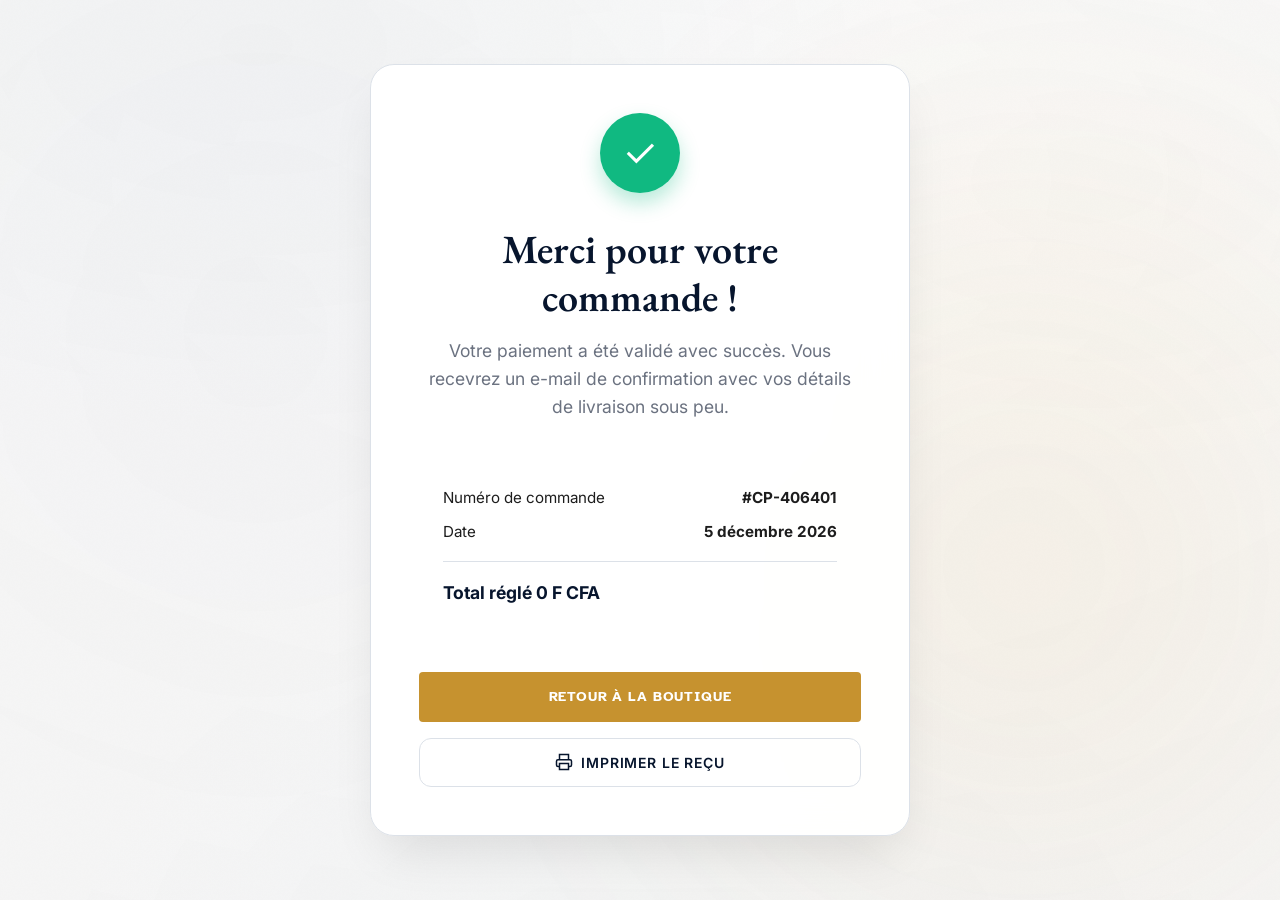
<file: success.html>
<!DOCTYPE html>
<html lang="fr">
<head>
  <meta charset="UTF-8" />
  <meta name="viewport" content="width=device-width, initial-scale=1.0" />
  <title>Commande Réussie — CERAP Éditions</title>
  <link rel="preconnect" href="https://fonts.googleapis.com" />
  <link
    href="https://fonts.googleapis.com/css2?family=EB+Garamond:ital,wght@0,400;0,500;0,600;0,700;0,800;1,400;1,500&family=Inter:wght@300;400;500;600;700&family=Atkinson+Hyperlegible:wght@400;700&display=swap"
    rel="stylesheet"
  />
    <link rel="icon" type="image/png" href="./assets/images/logo-uja.png" />
  <link rel="stylesheet" href="./assets/css/style.css" />
  <style>
    :root {
      --success: #10b981;
    }
    
    .success-page {
      min-height: 100vh;
      display: flex;
      align-items: center;
      justify-content: center;
      padding: 2rem;
      position: relative;
      overflow: hidden;
    }

    .success-card {
      background: rgba(255, 255, 255, 0.95);
      backdrop-filter: blur(20px);
      border: 1px solid var(--border);
      border-radius: 24px;
      padding: 3rem;
      max-width: 540px;
      width: 100%;
      text-align: center;
      box-shadow: 0 25px 50px -12px rgba(0, 0, 0, 0.1);
      z-index: 10;
      animation: slideUp 0.8s cubic-bezier(0.16, 1, 0.3, 1);
    }

    @keyframes slideUp {
      from { opacity: 0; transform: translateY(30px); }
      to { opacity: 1; transform: translateY(0); }
    }

    .success-icon {
      width: 80px;
      height: 80px;
      background: var(--success);
      color: white;
      border-radius: 50%;
      display: flex;
      align-items: center;
      justify-content: center;
      font-size: 40px;
      margin: 0 auto 2rem;
      box-shadow: 0 10px 20px rgba(16, 185, 129, 0.3);
      animation: scaleIn 0.5s cubic-bezier(0.34, 1.56, 0.64, 1) 0.3s both;
    }

    @keyframes scaleIn {
      from { transform: scale(0); }
      to { transform: scale(1); }
    }

    .success-title {
      font-family: 'EB Garamond', serif;
      font-size: 2.5rem;
      color: var(--deep);
      margin-bottom: 1rem;
    }

    .success-text {
      color: var(--muted);
      font-size: 1.1rem;
      line-height: 1.6;
      margin-bottom: 2.5rem;
    }

    .order-summary {
      background: var(--bg-soft);
      border-radius: 16px;
      padding: 1.5rem;
      margin-bottom: 2.5rem;
      text-align: left;
    }

    .order-row {
      display: flex;
      justify-content: space-between;
      margin-bottom: 0.5rem;
      font-size: 0.95rem;
    }

    .order-total {
      border-top: 1px solid var(--border);
      margin-top: 1rem;
      padding-top: 1rem;
      font-weight: 700;
      font-size: 1.1rem;
      color: var(--deep);
    }

    .success-actions {
      display: grid;
      grid-template-columns: 1fr;
      gap: 1rem;
    }

    .btn-secondary {
      background: transparent;
      border: 1px solid var(--border);
      color: var(--deep);
      padding: 12px 24px;
      border-radius: 12px;
      text-decoration: none;
      font-weight: 600;
      transition: all 0.3s;
      display: inline-flex;
      align-items: center;
      justify-content: center;
      gap: 8px;
    }

    .btn-secondary:hover {
      background: var(--bg-soft);
      border-color: var(--gold);
    }

    .confetti {
      position: absolute;
      width: 10px;
      height: 10px;
      background: var(--gold);
      border-radius: 2px;
    }
  </style>
</head>
<body>
  <div class="site-bg">
    <div class="bg-blob bg-blob-1"></div>
    <div class="bg-blob bg-blob-2"></div>
  </div>

  <main class="success-page">
    <div class="success-card">
      <div class="success-icon">✓</div>
      <h1 class="success-title">Merci pour votre commande !</h1>
      <p class="success-text">
        Votre paiement a été validé avec succès. Vous recevrez un e-mail de confirmation avec vos détails de livraison sous peu.
      </p>

      <div class="order-summary" id="orderSummary">
        <div class="order-row">
          <span>Numéro de commande</span>
          <strong id="orderId">#CP-842910</strong>
        </div>
        <div class="order-row">
          <span>Date</span>
          <strong id="orderDate">12 Mai 2026</strong>
        </div>
        <div class="order-total">
          <span>Total réglé</span>
          <span id="orderTotal">0 F CFA</span>
        </div>
      </div>

      <div class="success-actions">
        <a href="./librairie.html" class="btn-primary" style="justify-content:center">Retour à la boutique</a>
        <a href="#" onclick="window.print();return false;" class="btn-secondary">
          <svg width="18" height="18" viewBox="0 0 24 24" fill="none" stroke="currentColor" stroke-width="2">
            <polyline points="6 9 6 2 18 2 18 9"></polyline>
            <path d="M6 18H4a2 2 0 0 1-2-2v-5a2 2 0 0 1 2-2h16a2 2 0 0 1 2 2v5a2 2 0 0 1-2 2h-2"></path>
            <rect x="6" y="14" width="12" height="8"></rect>
          </svg>
          Imprimer le reçu
        </a>
      </div>
    </div>
  </main>

  <script>
    // Recuperation des infos depuis l'URL ou localStorage
    document.addEventListener('DOMContentLoaded', () => {
      // Nettoyage du panier car la commande est réussie
      localStorage.removeItem('cerap_cart');
      
      // Simulation des données de commande
      const params = new URLSearchParams(window.location.search);
      const total = params.get('total') || '0 F CFA';
      document.getElementById('orderTotal').textContent = total;
      
      const date = new Date().toLocaleDateString('fr-FR', { day: 'numeric', month: 'long', year: 'numeric' });
      document.getElementById('orderDate').textContent = date;
      
      const transId = params.get('id');
      document.getElementById('orderId').textContent = transId ? '#CP-' + transId : '#CP-' + (Math.floor(Math.random() * 900000) + 100000);

      // Animation confettis simple
      for(let i=0; i<30; i++) {
        createConfetti();
      }
    });

    function createConfetti() {
      const c = document.createElement('div');
      c.className = 'confetti';
      c.style.left = Math.random() * 100 + 'vw';
      c.style.top = -10 + 'px';
      c.style.backgroundColor = ['#d4af37', '#002147', '#10b981'][Math.floor(Math.random()*3)];
      c.style.transform = `rotate(${Math.random() * 360}deg)`;
      document.body.appendChild(c);

      const duration = Math.random() * 3 + 2;
      c.animate([
        { transform: `translate(0, 0) rotate(0deg)`, opacity: 1 },
        { transform: `translate(${Math.random() * 100 - 50}px, 100vh) rotate(${Math.random() * 720}deg)`, opacity: 0 }
      ], {
        duration: duration * 1000,
        easing: 'cubic-bezier(0, 0, 0.2, 1)'
      }).onfinish = () => c.remove();
    }
  </script>
</body>
</html>
</file>
<file: assets/css/style.css>
/* CERAP Éditions — style.css (production-grade, refactor HTML -> CSS) */

:root {
  /* Oxford Press + Africa Premium Palette */
  --navy: #07152d;
  --navy-light: #12345b;
  --gold: #c6922f;
  --gold-light: #e0b55f;
  --cream: #f7f3eb;
  --white: #ffffff;
  --text: #1d1d1d;
  --muted: #6b7280;
  
  --deep: var(--navy);
  --ink: var(--navy);
  --warm-gray: var(--muted);
  --light-gray: #f0f2f5;
  --border: #dce1e8;
  --border-dark: var(--gold);

  --gold-bg: rgba(198, 146, 47, 0.05);
  --terracotta: #5C1A2A;

  --shadow-sm: 0 4px 12px rgba(0,0,0,0.05);
  --shadow-md: 0 10px 40px rgba(0,0,0,0.06);
  --shadow-lg: 0 30px 60px rgba(0,0,0,0.15);
}

/* ══ LIGHT ANIMATED BACKGROUND ══ */
.site-bg {
  position: fixed;
  top: 0; left: 0; width: 100%; height: 100%;
  z-index: -2;
  background: #fdfdfd;
  overflow: hidden;
}

.bg-blob {
  position: absolute;
  width: 80vw;
  height: 80vw;
  background: radial-gradient(circle, rgba(0, 33, 71, 0.05) 0%, transparent 70%);
  filter: blur(100px);
  border-radius: 50%;
  animation: float 25s infinite alternate;
}

.bg-blob-1 { top: -20%; left: -20%; animation-duration: 35s; opacity: 0.5; }
.bg-blob-2 { bottom: -20%; right: -20%; background: radial-gradient(circle, rgba(212, 136, 6, 0.08) 0%, transparent 70%); animation-duration: 40s; animation-delay: -7s; }

@keyframes float {
  0% { transform: translate(0, 0) rotate(0deg) scale(1); }
  33% { transform: translate(5%, 5%) rotate(5deg) scale(1.05); }
  66% { transform: translate(-3%, 8%) rotate(-3deg) scale(0.95); }
  100% { transform: translate(0, 0) rotate(0deg) scale(1); }
}

/* ══ SKELETON LOADERS ══ */
.skeleton {
  background: linear-gradient(90deg, #f0f2f5 25%, #e1e4e8 50%, #f0f2f5 75%);
  background-size: 200% 100%;
  animation: shimmer 1.5s infinite;
  border-radius: 12px;
}

@keyframes shimmer {
  0% { background-position: 200% 0; }
  100% { background-position: -200% 0; }
}

*, *::before, *::after { box-sizing: border-box; margin: 0; padding: 0; }
html { scroll-behavior: smooth; }

:focus-visible {
  outline: 3px solid rgba(0,33,71,0.6);
  outline-offset: 3px;
  border-radius: 10px;
}

@media (prefers-reduced-motion: reduce) {
  html { scroll-behavior: auto; }
  *, *::before, *::after {
    animation-duration: 0.001ms !important;
    animation-iteration-count: 1 !important;
    transition-duration: 0.001ms !important;
  }
}

.js-reveal[data-reveal],
.js-reveal {
  opacity: 0;
  transform: translateY(24px) scale(0.98);
  transition: 
    opacity 0.8s cubic-bezier(0.2, 0.8, 0.2, 1), 
    transform 0.8s cubic-bezier(0.2, 0.8, 0.2, 1);
  will-change: opacity, transform;
}
.js-reveal.is-visible {
  opacity: 1;
  transform: translateY(0) scale(1);
}

/* Hover glow effects */
.book-card {
  transition: transform 0.4s cubic-bezier(0.34, 1.56, 0.64, 1), box-shadow 0.4s;
}
.book-card:hover {
  transform: translateY(-8px) scale(1.02);
  box-shadow: 0 20px 40px rgba(0, 33, 71, 0.15);
  border-color: var(--gold);
}

.btn-primary {
  position: relative;
  overflow: hidden;
  z-index: 1;
}
.btn-primary::before {
  content: '';
  position: absolute;
  top: 0; left: -100%;
  width: 100%; height: 100%;
  background: linear-gradient(90deg, transparent, rgba(255,255,255,0.2), transparent);
  transition: left 0.5s;
  z-index: -1;
}
.btn-primary:hover::before {
  left: 100%;
}

/* Animations de feedback */
@keyframes bump {
  0% { transform: scale(1); }
  50% { transform: scale(1.4); }
  100% { transform: scale(1); }
}

.bump {
  animation: bump 0.4s cubic-bezier(0.34, 1.56, 0.64, 1);
}

/* Toast Notification */
.toast-container {
  position: fixed;
  bottom: 24px;
  right: 24px;
  z-index: 2000;
  display: flex;
  flex-direction: column;
  gap: 12px;
  pointer-events: none;
}

.toast {
  background: var(--deep);
  color: white;
  padding: 12px 20px;
  border-radius: 16px;
  box-shadow: 0 10px 25px rgba(0,0,0,0.2);
  display: flex;
  align-items: center;
  gap: 12px;
  font-size: 14px;
  font-weight: 500;
  border-left: 4px solid var(--gold);
  transform: translateX(120%);
  transition: transform 0.4s cubic-bezier(0.16, 1, 0.3, 1);
  pointer-events: auto;
}

.toast.show {
  transform: translateX(0);
}

.toast-icon {
  width: 24px;
  height: 24px;
  background: var(--gold);
  color: var(--deep);
  border-radius: 50%;
  display: flex;
  align-items: center;
  justify-content: center;
  font-size: 14px;
  flex-shrink: 0;
}

body {
  font-family: 'Inter', 'Atkinson Hyperlegible', sans-serif;
  background: var(--cream);
  color: var(--text);
  font-size: 16px;
  line-height: 1.7;
}

/* Atmosphère : grain + vignette */
body::before {
  content: '';
  position: fixed;
  inset: 0;
  pointer-events: none;
  z-index: 0;
  background:
    radial-gradient(1200px 700px at 20% 5%, rgba(0,33,71,0.06), transparent 55%),
    radial-gradient(900px 520px at 85% 20%, rgba(212,136,6,0.05), transparent 55%),
    radial-gradient(1000px 700px at 50% 110%, rgba(0,33,71,0.04), transparent 60%),
    radial-gradient(110% 90% at 50% 20%, rgba(0,0,0,0.03), rgba(0,0,0,0.08));
  mix-blend-mode: multiply;
  opacity: 0.4;
}
body::after {
  content: '';
  position: fixed;
  inset: -20%;
  pointer-events: none;
  z-index: 1;
  background-image:
    url('data:image/svg+xml;utf8,<svg xmlns="http://www.w3.org/2000/svg" width="220" height="220" viewBox="0 0 220 220"><filter id="n"><feTurbulence type="fractalNoise" baseFrequency="0.9" numOctaves="3" stitchTiles="stitch"/></filter><rect width="220" height="220" filter="url(%23n)" opacity="0.35"/></svg>');
  background-size: 260px 260px;
  opacity: 0.04;
}

/* S'assurer que le contenu reste au-dessus des pseudo-éléments */
nav, .hero, .revue-banner, section, footer, .cart-float, .cart-panel { position: relative; z-index: 2; }

h1,h2,h3,h4,h5 {
  font-family: 'EB Garamond', serif;
  line-height: 1.2;
  font-weight: 600;
  color: var(--deep);
}

/* ── NAVBAR ── */
nav {
  background: var(--navy);
  position: sticky;
  top: 0;
  z-index: 100;
  border-bottom: 1px solid rgba(255, 255, 255, 0.1);
}
.nav-inner {
  max-width: 1200px;
  margin: 0 auto;
  padding: 0 2rem;
  display: flex;
  align-items: center;
  justify-content: space-between;
  height: 70px;
  gap: 2rem;
}
.nav-logo {
  display: flex;
  align-items: center;
  gap: 12px;
  text-decoration: none;
}
.nav-logo-mark {
  width: 44px;
  height: 44px;
  border-radius: 50%;
  overflow: hidden;
  flex-shrink: 0;
  background: var(--white);
  display: flex;
  align-items: center;
  justify-content: center;
}
.nav-logo-mark img {
  width: 100%;
  height: 100%;
  object-fit: cover;
}
.nav-logo-text { display: flex; flex-direction: column; line-height: 1.1; }
.nav-logo-text strong {
  font-family: 'EB Garamond', serif;
  font-size: 18px;
  font-weight: 700;
  color: var(--white);
  letter-spacing: 0.02em;
}
.nav-logo-text span {
  font-size: 10px;
  color: var(--gold-light);
  letter-spacing: 0.12em;
  text-transform: uppercase;
}
.nav-links { display: flex; gap: 0; list-style: none; }
.nav-links a {
  color: rgba(255,255,255,0.8);
  text-decoration: none;
  font-size: 13px;
  font-weight: 600;
  letter-spacing: 0.04em;
  padding: 0 1.2rem;
  height: 70px;
  display: flex;
  align-items: center;
  border-bottom: 3px solid transparent;
  margin-bottom: -1px;
  transition: all 0.2s;
}
.nav-links a:hover { color: var(--white); border-color: var(--gold); }
.nav-links a.active { color: var(--gold-light); border-color: var(--gold); }
.nav-cta {
  background: var(--gold);
  color: var(--navy) !important;
  font-weight: 700;
  padding: 0 1.5rem !important;
  font-size: 12px !important;
  letter-spacing: 0.06em;
  text-transform: uppercase;
}
.nav-cta:hover { background: var(--gold-light); transform: translateY(-1px); }
.nav-menu-btn {
  display: none;
  background: none;
  border: none;
  cursor: pointer;
  color: var(--white);
  padding: 8px;
}
.nav-menu-btn svg { display: block; }

/* ── HERO (Elegant Geometric) ── */
.hero {
  background: #010b18;
  position: relative;
  overflow: hidden;
  padding: 40px 2rem 60px;
  min-height: auto;
  height: auto;
  display: flex;
  align-items: center;
}
.hero::before {
  content: '';
  position: absolute;
  inset: 0;
  background:
    radial-gradient(ellipse 80% 60% at 20% 40%, rgba(0,33,71,0.35), transparent 60%),
    radial-gradient(ellipse 60% 50% at 80% 30%, rgba(212,136,6,0.08), transparent 55%);
  pointer-events: none;
}
.hero::after {
  content: '';
  position: absolute;
  inset: 0;
  background: linear-gradient(to top, #010b18 0%, transparent 30%, transparent 70%, rgba(1,11,24,0.8) 100%);
  pointer-events: none;
  z-index: 1;
}

/* Floating elegant shapes */
.hero-shapes { position: absolute; inset: 0; overflow: hidden; pointer-events: none; z-index: 0; }

.elegant-shape {
  position: absolute;
  border-radius: 9999px;
  background: linear-gradient(135deg, rgba(255,255,255,0.08), transparent 70%);
  backdrop-filter: blur(2px);
  border: 2px solid rgba(255,255,255,0.08);
  box-shadow: 0 8px 32px rgba(255,255,255,0.06);
  opacity: 0;
  animation: shape-enter 2.4s cubic-bezier(0.23,0.86,0.39,0.96) forwards;
}
.elegant-shape::after {
  content: '';
  position: absolute;
  inset: 0;
  border-radius: inherit;
  background: radial-gradient(circle at 50% 50%, rgba(255,255,255,0.12), transparent 70%);
}

.shape-1 {
  width: 600px; height: 140px;
  left: -8%; top: 18%;
  transform: rotate(12deg);
  background: linear-gradient(135deg, rgba(212,136,6,0.12), transparent 70%);
  border-color: rgba(212,136,6,0.12);
  animation-delay: 0.3s;
}
.shape-2 {
  width: 500px; height: 120px;
  right: -4%; top: 72%;
  transform: rotate(-15deg);
  background: linear-gradient(135deg, rgba(206,62,69,0.10), transparent 70%);
  border-color: rgba(206,62,69,0.10);
  animation-delay: 0.5s;
}
.shape-3 {
  width: 300px; height: 80px;
  left: 8%; bottom: 8%;
  transform: rotate(-8deg);
  background: linear-gradient(135deg, rgba(100,140,200,0.10), transparent 70%);
  border-color: rgba(100,140,200,0.08);
  animation-delay: 0.4s;
}
.shape-4 {
  width: 200px; height: 60px;
  right: 18%; top: 12%;
  transform: rotate(20deg);
  background: linear-gradient(135deg, rgba(232,163,23,0.12), transparent 70%);
  border-color: rgba(232,163,23,0.10);
  animation-delay: 0.6s;
}
.shape-5 {
  width: 150px; height: 40px;
  left: 22%; top: 6%;
  transform: rotate(-25deg);
  background: linear-gradient(135deg, rgba(80,180,220,0.10), transparent 70%);
  border-color: rgba(80,180,220,0.08);
  animation-delay: 0.7s;
}

@keyframes shape-enter {
  0% { opacity: 0; transform: var(--shape-rotate, rotate(0deg)) translateY(-80px); }
  100% { opacity: 1; transform: var(--shape-rotate, rotate(0deg)) translateY(0); }
}
.shape-1 { --shape-rotate: rotate(12deg); }
.shape-2 { --shape-rotate: rotate(-15deg); }
.shape-3 { --shape-rotate: rotate(-8deg); }
.shape-4 { --shape-rotate: rotate(20deg); }
.shape-5 { --shape-rotate: rotate(-25deg); }

@media (prefers-reduced-motion: no-preference) {
  .elegant-shape { animation: shape-enter 2.4s cubic-bezier(0.23,0.86,0.39,0.96) forwards, shape-float 12s ease-in-out infinite; animation-delay: var(--delay, 0.3s), 2.8s; }
  @keyframes shape-float {
    0%, 100% { translate: 0 0; }
    50% { translate: 0 15px; }
  }
}

.hero-inner {
  max-width: 1200px;
  margin: 0 auto;
  display: grid;
  grid-template-columns: 1fr 1fr;
  gap: 4rem;
  align-items: center;
  position: relative;
  z-index: 2;
}

/* Fade-up animations */
.hero-fade-up {
  opacity: 0;
  transform: translateY(30px);
  animation: hero-fade-up 1s cubic-bezier(0.25,0.4,0.25,1) forwards;
}
@keyframes hero-fade-up {
  to { opacity: 1; transform: translateY(0); }
}
.hero-fade-up-1 { animation-delay: 0.5s; }
.hero-fade-up-2 { animation-delay: 0.7s; }
.hero-fade-up-3 { animation-delay: 0.9s; }
.hero-fade-up-4 { animation-delay: 1.1s; }
.hero-fade-up-5 { animation-delay: 1.3s; }

.hero-label {
  display: inline-flex;
  align-items: center;
  gap: 8px;
  background: rgba(0,33,71,0.03);
  border: 1px solid rgba(0,33,71,0.08);
  border-radius: 9999px;
  color: var(--deep);
  font-size: 12px;
  letter-spacing: 0.12em;
  text-transform: uppercase;
  padding: 6px 16px;
  margin-bottom: 2rem;
}
.hero-label span {
  width: 6px; height: 6px;
  background: var(--gold);
  display: block;
  border-radius: 50%;
  box-shadow: 0 0 8px rgba(212,136,6,0.6);
}

.hero h1 {
  font-size: clamp(2.4rem, 4.5vw, 3.6rem);
  font-weight: 700;
  margin-bottom: 1.5rem;
  line-height: 1.08;
  letter-spacing: -0.02em;
}
.hero h1 .hero-title-main {
  color: var(--deep);
}
.hero h1 em {
  font-style: italic;
  color: var(--gold);
}

.hero p {
  color: var(--warm-gray);
  font-size: 16.5px;
  line-height: 1.8;
  margin-bottom: 2.5rem;
  max-width: 480px;
  font-weight: 300;
  letter-spacing: 0.01em;
}

.hero-actions { display: flex; gap: 1rem; flex-wrap: wrap; }

.btn-primary {
  background: var(--gold);
  color: var(--white);
  padding: 13px 28px;
  font-family: 'Atkinson Hyperlegible', sans-serif;
  font-size: 14px;
  font-weight: 700;
  letter-spacing: 0.06em;
  text-transform: uppercase;
  border: none;
  cursor: pointer;
  text-decoration: none;
  display: inline-flex;
  align-items: center;
  gap: 8px;
  transition: all 0.3s cubic-bezier(0.4, 0, 0.2, 1);
  border-radius: 4px;
}
.btn-primary:hover { 
  background: #7d5722; 
  transform: translateY(-2px); 
  box-shadow: 0 10px 20px rgba(154,108,42,0.2); 
}

.btn-secondary {
  background: transparent;
  color: var(--gold);
  padding: 12px 28px;
  font-size: 14px;
  font-weight: 700;
  letter-spacing: 0.06em;
  text-transform: uppercase;
  border: 1.5px solid var(--gold);
  cursor: pointer;
  text-decoration: none;
  display: inline-flex;
  align-items: center;
  gap: 8px;
  transition: all 0.2s;
  border-radius: 4px;
}
.btn-secondary:hover { 
  background: var(--gold-bg); 
  color: #7d5722;
  border-color: #7d5722;
}

.hero-stats {
  display: flex;
  gap: 2rem;
  margin-top: 3rem;
  padding-top: 2rem;
  border-top: 1px solid rgba(255,255,255,0.1);
}
.hero-stat-num {
  font-family: 'EB Garamond', serif;
  font-size: 2rem;
  font-weight: 700;
  color: var(--gold-light);
  display: block;
  line-height: 1;
}
.hero-stat-label {
  font-size: 12px;
  color: rgba(255,255,255,0.45);
  letter-spacing: 0.08em;
  text-transform: uppercase;
  margin-top: 4px;
  display: block;
}

.hero-right { position: relative; }

.hero-featured-book {
  background: var(--white);
  padding: 2rem;
  position: relative;
  border-radius: 24px;
}
.hero-book-badge {
  position: absolute;
  top: -12px;
  left: 24px;
  background: var(--terracotta);
  color: var(--white);
  font-size: 10px;
  font-weight: 700;
  letter-spacing: 0.12em;
  text-transform: uppercase;
  padding: 4px 12px;
}

.hero-book-grid {
  display: grid;
  grid-template-columns: 120px 1fr;
  gap: 1.5rem;
  align-items: start;
}

.hero-book-cover {
  width: 120px;
  height: 170px;
  background: linear-gradient(135deg, #0a2d5c 0%, #001a3a 100%);
  display: flex;
  align-items: center;
  justify-content: center;
  position: relative;
  overflow: hidden;
  box-shadow: 4px 4px 20px rgba(0,0,0,0.3);
  border-radius: 12px;
}
.hero-book-cover::after {
  content: '';
  position: absolute;
  left: 0;
  top: 0;
  bottom: 0;
  width: 6px;
  background: rgba(0,0,0,0.3);
}
.hero-book-cover-text {
  font-family: 'EB Garamond', serif;
  font-size: 13px;
  font-weight: 600;
  color: var(--gold-light);
  text-align: center;
  padding: 1rem;
  line-height: 1.4;
}

.hero-book-info { padding-top: 4px; }
.hero-book-cat {
  display: inline-block;
  font-size: 10px;
  font-weight: 700;
  letter-spacing: 0.1em;
  text-transform: uppercase;
  color: var(--gold);
  margin-bottom: 8px;
}
.hero-book-title {
  font-family: 'EB Garamond', serif;
  font-size: 1.3rem;
  font-weight: 700;
  color: var(--deep);
  margin-bottom: 8px;
  line-height: 1.25;
}
.hero-book-desc {
  font-size: 13px;
  color: var(--warm-gray);
  line-height: 1.6;
  margin-bottom: 1rem;
}
.hero-book-price {
  font-family: 'EB Garamond', serif;
  font-size: 1.4rem;
  font-weight: 700;
  color: var(--deep);
}

.btn-book {
  flex: 1;
  padding: 9px 16px;
  font-size: 12px;
  font-weight: 700;
  letter-spacing: 0.06em;
  text-transform: uppercase;
  border: none;
  cursor: pointer;
  text-decoration: none;
  text-align: center;
  transition: opacity 0.2s, transform 0.15s;
  border-radius: 12px;
}
.btn-book:hover { transform: translateY(-1px); opacity: 0.9; }
.btn-book-primary { background: var(--green); color: var(--white); }
.btn-book-outline { background: transparent; border: 1.5px solid var(--border-dark); color: var(--ink); }
.hero-book-actions { display: flex; gap: 8px; margin-top: 1rem; }

.hero-mini-books {
  display: grid;
  grid-template-columns: 1fr 1fr;
  gap: 1px;
  background: var(--border);
  margin-top: 1px;
}
.hero-mini-book {
  background: var(--cream);
  padding: 12px 14px;
  display: flex;
  gap: 10px;
  align-items: center;
  cursor: pointer;
  transition: background 0.15s;
  border-radius: 12px;
}
.hero-mini-book:hover { background: var(--gold-bg); }
.hero-mini-cover {
  width: 32px;
  height: 44px;
  flex-shrink: 0;
  display: flex;
  align-items: center;
  justify-content: center;
  font-size: 10px;
  font-weight: 700;
  color: var(--white);
  text-align: center;
  line-height: 1.2;
}
.cover-histoire { background: #0a2d5c; }
.cover-droit { background: #003366; }
.cover-dialogue { background: #1a4a5c; }
.cover-revue { background: #5c0a1a; }
.hero-mini-book-title { font-size: 11.5px; font-weight: 700; color: var(--deep); line-height: 1.3; }
.hero-mini-book-price { font-size: 11px; color: var(--gold); font-weight: 700; margin-top: 2px; }

/* ── REVUE BANNER ── */
.revue-banner { background: var(--terracotta); padding: 18px 2rem; }
.revue-banner-inner {
  max-width: 1200px;
  margin: 0 auto;
  display: flex;
  align-items: center;
  justify-content: space-between;
  gap: 1.5rem;
  flex-wrap: wrap;
}
.revue-banner-left { display: flex; align-items: center; gap: 1rem; }
.revue-icon {
  width: 44px;
  height: 44px;
  background: rgba(255,255,255,0.15);
  display: flex;
  align-items: center;
  justify-content: center;
  font-family: 'EB Garamond', serif;
  font-size: 18px;
  font-weight: 700;
  color: var(--white);
  flex-shrink: 0;
}
.revue-banner-text strong { display: block; color: var(--white); font-family: 'EB Garamond', serif; font-size: 1.1rem; font-weight: 700; }
.revue-banner-text span { color: rgba(255,255,255,0.75); font-size: 13px; }
.revue-banner-actions { display: flex; gap: 10px; flex-shrink: 0; }

.btn-revue-white {
  background: var(--white);
  color: var(--terracotta);
  padding: 9px 20px;
  font-size: 12px;
  font-weight: 700;
  letter-spacing: 0.06em;
  text-transform: uppercase;
  border: none;
  cursor: pointer;
  text-decoration: none;
  display: inline-block;
  transition: opacity 0.2s;
}
.btn-revue-white:hover { opacity: 0.9; }
.btn-revue-outline {
  background: transparent;
  color: var(--white);
  padding: 8px 20px;
  font-size: 12px;
  font-weight: 700;
  letter-spacing: 0.06em;
  text-transform: uppercase;
  border: 1.5px solid rgba(255,255,255,0.5);
  cursor: pointer;
  text-decoration: none;
  display: inline-block;
  transition: border-color 0.2s;
}
.btn-revue-outline:hover { border-color: var(--white); }

/* ── SECTION SHARED ── */
section { padding: 20px 2rem; }
.section-inner { max-width: 1200px; margin: 0 auto; }
.section-header { margin-bottom: 1rem; }
.section-kicker {
  display: inline-block;
  font-size: 11px;
  font-weight: 700;
  letter-spacing: 0.14em;
  text-transform: uppercase;
  color: var(--gold);
  margin-bottom: 8px;
}
.section-title {
  font-size: clamp(1.6rem, 3vw, 2.2rem);
  color: var(--deep);
  font-weight: 700;
  margin-bottom: 10px;
}
.section-subtitle { color: var(--warm-gray); font-size: 15.5px; max-width: 560px; }
.section-header-row {
  display: flex;
  align-items: flex-end;
  justify-content: space-between;
  gap: 1rem;
  flex-wrap: wrap;
}
.view-all {
  display: inline-flex;
  align-items: center;
  gap: 6px;
  font-size: 13px;
  font-weight: 700;
  letter-spacing: 0.06em;
  text-transform: uppercase;
  color: var(--gold);
  text-decoration: none;
  border-bottom: 1.5px solid transparent;
  transition: border-color 0.2s;
  white-space: nowrap;
}
.view-all:hover { border-color: var(--gold); }

/* ── CATEGORIES NAV ── */
.categories-nav { display: flex; gap: 8px; flex-wrap: wrap; margin-bottom: 2rem; }
.cat-btn {
  padding: 7px 16px;
  font-size: 12.5px;
  font-weight: 700;
  letter-spacing: 0.04em;
  border: 1.5px solid var(--border-dark);
  background: var(--white);
  color: var(--warm-gray);
  cursor: pointer;
  transition: all 0.15s;
  border-radius: 12px;
}
.cat-btn:hover, .cat-btn.active { background: var(--deep); color: var(--white); border-color: var(--deep); }
.cat-btn.active { border-color: var(--gold); background: var(--deep); }

/* ── BOOKS GRID (JS) ── */
.books-grid {
  display: grid;
  grid-template-columns: repeat(auto-fill, minmax(260px, 1fr));
  gap: 30px;
}

.book-card {
  background: var(--white);
  border: 1px solid rgba(0,0,0,0.08);
  transition: all 0.3s cubic-bezier(0.25, 0.46, 0.45, 0.94);
  cursor: pointer;
  border-radius: 4px; /* Plus carré comme dans l'image */
  overflow: hidden;
  display: flex;
  flex-direction: column;
  height: 100%;
}

.book-card:hover {
  box-shadow: 0 15px 35px rgba(0,0,0,0.08);
  transform: translateY(-4px);
  border-color: var(--gold);
}

.book-cover {
  width: 100%;
  aspect-ratio: 1 / 1.4;
  display: flex;
  align-items: center;
  justify-content: center;
  padding: 20px;
  position: relative;
  overflow: hidden;
  background: #f8f9fa;
}

.book-cover img {
  max-width: 100%;
  max-height: 100%;
  object-fit: contain;
  filter: drop-shadow(0 4px 10px rgba(0,0,0,0.12));
}

.book-cover::after {
  content: '';
  position: absolute;
  left: 0; top: 0; bottom: 0;
  width: 4px;
  background: rgba(0,0,0,0.15);
  z-index: 1;
}

.book-body {
  padding: 20px;
  flex: 1;
  display: flex;
  flex-direction: column;
}

.book-cat-tag {
  font-size: 10px;
  font-weight: 700;
  letter-spacing: 0.08em;
  text-transform: uppercase;
  color: white;
  background: #C43E4E;
  display: inline-block;
  padding: 4px 10px;
  margin-bottom: 12px;
  width: fit-content;
}

.book-title {
  font-family: 'EB Garamond', serif;
  font-size: 16px;
  font-weight: 700;
  color: var(--navy);
  line-height: 1.3;
  margin-bottom: 15px;
  display: -webkit-box;
  -webkit-line-clamp: 2;
  -webkit-box-orient: vertical;
  overflow: hidden;
  height: 2.6em; /* Ensure same height for alignment */
}

.book-footer {
  display: flex;
  align-items: center;
  justify-content: space-between;
  margin-top: auto;
  padding-top: 15px;
  border-top: 1px solid rgba(0,0,0,0.05);
}

.book-status {
  font-size: 12px;
  font-weight: 600;
  color: #0088CC;
}

.book-price {
  font-size: 14px;
  font-weight: 800;
  color: #333;
}

.book-add-btn {
  width: 100%;
  padding: 11px;
  background: var(--navy);
  color: var(--white);
  border: none;
  font-size: 11px;
  font-weight: 700;
  letter-spacing: 0.1em;
  text-transform: uppercase;
  cursor: pointer;
  margin-top: 15px;
  transition: all 0.2s;
}

.book-add-btn:hover {
  background: var(--gold);
  color: var(--navy);
}

/* ── REVUE SECTION ── */
.revue-section { background: var(--light-gray); }
.revue-grid { display: grid; grid-template-columns: 1fr 1.8fr; gap: 3rem; align-items: center; }
.revue-cover-display { position: relative; }
.revue-cover-main {
  width: 100%;
  aspect-ratio: 3/4;
  background: linear-gradient(155deg, #002147 0%, #001230 100%);
  display: flex;
  flex-direction: column;
  align-items: center;
  justify-content: center;
  padding: 2rem;
  position: relative;
  box-shadow: 8px 8px 32px rgba(0,0,0,0.25);
}
.revue-cover-main::after {
  content: '';
  position: absolute;
  left: 0; top: 0; bottom: 0;
  width: 8px;
  background: rgba(0,0,0,0.3);
}
.revue-cover-header {
  font-size: 10px;
  font-weight: 700;
  letter-spacing: 0.2em;
  text-transform: uppercase;
  color: var(--gold-light);
  text-align: center;
  margin-bottom: 16px;
  border-bottom: 1px solid rgba(212,136,6,0.4);
  padding-bottom: 12px;
  width: 100%;
}
.revue-cover-name { font-family: 'EB Garamond', serif; font-size: 1.8rem; font-weight: 800; color: var(--white); text-align: center; line-height: 1.15; margin-bottom: 8px; }
.revue-cover-sub { font-size: 11px; color: rgba(255,255,255,0.6); text-align: center; letter-spacing: 0.08em; margin-bottom: 24px; }
.revue-cover-edition { font-size: 12px; color: var(--gold-light); font-weight: 700; letter-spacing: 0.06em; text-align: center; border-top: 1px solid rgba(212,136,6,0.4); padding-top: 12px; width: 100%; }
.revue-badge {
  position: absolute;
  top: -10px;
  right: -10px;
  background: var(--terracotta);
  color: var(--white);
  font-size: 10px;
  font-weight: 700;
  letter-spacing: 0.08em;
  text-transform: uppercase;
  padding: 6px 12px;
}
.revue-info h3 { font-size: 1.8rem; margin-bottom: 1rem; color: var(--deep); }
.revue-info p { color: var(--warm-gray); margin-bottom: 1.5rem; font-size: 15.5px; }

.revue-features { list-style: none; margin-bottom: 2rem; }
.revue-features li {
  display: flex;
  align-items: flex-start;
  gap: 10px;
  font-size: 14.5px;
  color: var(--ink);
  margin-bottom: 10px;
}
.revue-features li::before {
  content: '';
  width: 16px;
  height: 16px;
  border-radius: 50%;
  background: var(--gold);
  flex-shrink: 0;
  margin-top: 3px;
}

.revue-sub-options {
  display: grid;
  grid-template-columns: 1fr 1fr;
  gap: 1px;
  background: var(--border-dark);
  margin-bottom: 1.5rem;
  border: 1px solid var(--border-dark);
}
.revue-sub-option {
  background: var(--white);
  padding: 16px;
  cursor: pointer;
  transition: background 0.15s;
  text-align: center;
}
.revue-sub-option:hover, .revue-sub-option.selected { background: var(--gold-bg); }
.revue-sub-option .price-num { font-family: 'EB Garamond', serif; font-size: 1.6rem; font-weight: 700; color: var(--deep); display: block; line-height: 1; }
.revue-sub-option .price-label { font-size: 11px; color: var(--warm-gray); text-transform: uppercase; letter-spacing: 0.08em; margin-top: 4px; display: block; }
.revue-sub-option .price-period { font-size: 10px; color: var(--gold); font-weight: 700; margin-top: 2px; display: block; text-transform: uppercase; letter-spacing: 0.06em; }

/* ── PAYMENT SECTION ── */
.payment-section { background: #f0f3f7; }
.payment-section .section-kicker { color: var(--gold); }
.payment-section .section-title { color: var(--deep); }
.payment-section .section-subtitle { color: var(--warm-gray); }
.payment-grid {
  display: grid;
  grid-template-columns: repeat(auto-fit, minmax(220px, 1fr));
  gap: 1px;
  background: rgba(0,33,71,0.08);
  border: 1px solid rgba(0,33,71,0.08);
  margin-top: 3rem;
}
.payment-option {
  background: #ffffff;
  padding: 28px 24px;
  display: flex;
  flex-direction: column;
  align-items: center;
  text-align: center;
  gap: 12px;
  transition: background 0.2s;
  cursor: pointer;
}
.payment-option:hover { background: var(--gold-bg); }
.payment-icon {
  width: 56px;
  height: 56px;
  border: 2px solid rgba(212,136,6,0.2);
  display: flex;
  align-items: center;
  justify-content: center;
  font-size: 22px;
  border-radius: 50%;
  color: var(--deep);
}
.payment-name { font-family: 'EB Garamond', serif; font-size: 1.05rem; font-weight: 700; color: var(--deep); }
.payment-desc { font-size: 12.5px; color: var(--warm-gray); line-height: 1.5; }
.payment-badge { font-size: 10px; font-weight: 700; letter-spacing: 0.08em; text-transform: uppercase; padding: 3px 10px; background: var(--gold-bg); color: var(--gold); }

/* ── LIGNE EDITORIALE (Premium) ── */
.editorial-hero { 
  padding: 40px 2rem 0; 
  background: var(--white);
  position: relative;
  overflow: hidden;
}
.editorial-hero::before {
  content: '';
  position: absolute;
  top: 0; right: 0;
  width: 50%; height: 100%;
  background: radial-gradient(circle at 70% 30%, rgba(212,136,6,0.03) 0%, transparent 70%);
  pointer-events: none;
}
.editorial-hero-text {
  color: var(--deep);
  z-index: 10;
}
.section-title {
  color: var(--deep) !important;
}
.editorial-lead { 
  font-size: 1.25rem; 
  line-height: 1.7; 
  color: #4a5568 !important; 
  margin-bottom: 2.5rem;
  font-family: 'EB Garamond', serif;
  max-width: 600px;
}
.hero-actions { display: flex; gap: 1.25rem; flex-wrap: wrap; margin-top: 2rem; }

.editorial-hero-image { position: relative; padding-right: 40px; }
.editorial-stat-card {
  background: var(--white);
  padding: 24px;
  border-radius: 20px;
  box-shadow: 0 20px 40px rgba(0,33,71,0.08);
  border: 1px solid var(--border);
  display: flex;
  flex-direction: column;
  gap: 4px;
  width: fit-content;
  position: relative;
  z-index: 2;
}
.editorial-stat-card.gold { background: var(--gold-bg); border-color: rgba(212,136,6,0.2); }
.stat-num { font-family: 'EB Garamond', serif; font-size: 2.5rem; font-weight: 800; color: var(--deep); line-height: 1; }
.stat-txt { font-size: 13px; color: var(--warm-gray); font-weight: 600; }

.engagements-grid { 
  display: grid; 
  grid-template-columns: repeat(auto-fit, minmax(300px, 1fr)); 
  gap: 1rem; 
  margin-top: 1rem;
}
.engagement-card {
  background: var(--white);
  padding: 32px;
  border-radius: 24px;
  border: 1px solid var(--border);
  transition: transform 0.3s;
}
.engagement-card:hover { transform: translateY(-5px); box-shadow: var(--card-shadow); }
.eng-icon { font-size: 2rem; margin-bottom: 1.5rem; }
.engagement-card h3 { font-size: 1.3rem; margin-bottom: 1rem; color: var(--deep); }
.engagement-card p { font-size: 14.5px; line-height: 1.7; color: var(--warm-gray); }

.collections-section { padding: 40px 2rem; }
.editorial-categories { 
  display: grid; 
  grid-template-columns: repeat(auto-fill, minmax(340px, 1fr)); 
  gap: 20px; 
  margin-top: 1.5rem;
}
.editorial-cat-card { 
  background: var(--white);
  border: 1px solid var(--border); 
  padding: 32px; 
  border-radius: 24px;
  transition: all 0.3s cubic-bezier(0.4, 0, 0.2, 1);
  display: flex;
  flex-direction: column;
  gap: 16px;
}
.editorial-cat-card:hover { border-color: var(--gold); transform: scale(1.02); box-shadow: var(--card-shadow); }
.cat-header { display: flex; align-items: center; gap: 16px; }
.cat-icon { 
  width: 48px; height: 48px; 
  border-radius: 12px; 
  display: flex; align-items: center; justify-content: center;
  color: var(--white);
  font-family: 'EB Garamond', serif;
  font-size: 1.4rem;
  font-weight: 700;
}
.cat-header h4 { font-family: 'EB Garamond', serif; font-size: 1.3rem; font-weight: 700; color: var(--deep); }
.editorial-cat-card p { font-size: 14px; color: var(--warm-gray); line-height: 1.6; }
.cat-list { 
  list-style: none; 
  display: flex; flex-wrap: wrap; gap: 8px; 
  margin-top: auto;
  padding-top: 12px;
  border-top: 1px solid var(--border);
}
.cat-list li { 
  font-size: 11px; font-weight: 700; color: var(--deep); 
  background: var(--light-gray); padding: 4px 10px; border-radius: 20px;
  text-transform: uppercase; letter-spacing: 0.04em;
}

.submission-banner { 
  background: var(--deep); 
  padding: 80px 2rem; 
  text-align: center;
  color: var(--white);
  border-radius: 40px;
  margin: 0 2rem 80px;
}
.submission-content { max-width: 700px; margin: 0 auto; }
.submission-content h2 { font-size: 2.5rem; color: var(--white); margin-bottom: 1.5rem; }
.submission-content p { font-size: 1.1rem; opacity: 0.8; margin-bottom: 2.5rem; line-height: 1.6; }
.submission-btns { display: flex; gap: 1rem; justify-content: center; flex-wrap: wrap; }

@media (max-width: 1024px) {
  .editorial-hero-grid { grid-template-columns: 1fr; text-align: center; }
  .hero-actions { justify-content: center; }
  .editorial-hero-image { margin-top: 4rem; padding-right: 0; display: flex; justify-content: center; }
}

.u-mt-1{ margin-top:1rem; }
.u-mt-1_5{ margin-top:1.5rem; }
.u-inline-flex{ display:inline-flex; }
.u-align-start{ align-self:flex-start; }

.u-conditions-box{ background:var(--gold-bg); border:1px solid rgba(212,136,6,0.2); padding:1.25rem; margin-top:1.25rem; }
.u-conditions-title{ font-family:'EB Garamond',serif; font-size:1rem; margin-bottom:6px; }
.u-conditions-copy{ font-size:13.5px; color:var(--warm-gray); margin-bottom:10px; }
.u-link-conditions{ font-size:12px; font-weight:700; color:var(--gold); text-decoration:none; letter-spacing:0.06em; text-transform:uppercase; display:inline-flex; }
.u-domains-title{ font-size:1.2rem; margin-bottom:1rem; font-family:'EB Garamond',serif; }
.u-footer-small{ font-size:12px; }
.u-iframe-map-frame{ margin-top:1.5rem; border:1px solid var(--border); overflow:hidden; }

/* ── CONTACT & FOOTER (minimal mais fonctionnel) ── */
.contact-section { background: var(--light-gray); }
.contact-grid { display: grid; grid-template-columns: 1.2fr 1fr; gap: 3rem; }
.contact-form { display: flex; flex-direction: column; gap: 14px; }
.form-row { display: grid; grid-template-columns: 1fr 1fr; gap: 14px; }
.form-group { display: flex; flex-direction: column; gap: 6px; }
.form-label { font-size: 12px; font-weight: 700; letter-spacing: 0.06em; text-transform: uppercase; color: var(--warm-gray); }
.form-input, .form-select, .form-textarea {
  padding: 11px 14px;
  border: 1.5px solid var(--border-dark);
  background: var(--white);
  font-family: 'Atkinson Hyperlegible', sans-serif;
  font-size: 14.5px;
  color: var(--deep);
  transition: border-color 0.15s;
  outline: none;
  width: 100%;
  border-radius: 12px;
}
.form-input:focus, .form-select:focus, .form-textarea:focus { border-color: var(--gold); }
.form-textarea { resize: vertical; min-height: 100px; }

.contact-info h3 { font-size: 1.4rem; margin-bottom: 1.5rem; }
.contact-info-item { display: flex; gap: 12px; align-items: flex-start; margin-bottom: 1.25rem; }
.contact-info-icon {
  width: 36px;
  height: 36px;
  background: var(--gold-bg);
  border: 1px solid rgba(212,136,6,0.2);
  display: flex;
  align-items: center;
  justify-content: center;
  flex-shrink: 0;
  font-size: 15px;
}
.contact-info-label { font-size: 11px; font-weight: 700; letter-spacing: 0.08em; text-transform: uppercase; color: var(--gold); display: block; margin-bottom: 2px; }
.contact-info-val { font-size: 14px; color: var(--ink); line-height: 1.5; }

.social-links { display: flex; gap: 10px; margin-top: 1.5rem; }
.social-link { width: 38px; height: 38px; background: var(--light-gray); color: var(--deep); display: flex; align-items: center; justify-content: center; text-decoration: none; font-size: 14px; font-weight: 700; font-family: 'EB Garamond', serif; transition: background 0.15s; border-radius: 12px; }
.social-link:hover { background: var(--gold); color: var(--white); }

/* ── CONDITIONS DE PUBLICATION ── */
.conditions-section {
  padding: 80px 2rem 72px;
  background: var(--light-gray);
}
.conditions-grid {
  max-width: 800px;
  margin: 0 auto;
}
.conditions-intro {
  font-size: 16.5px;
  line-height: 1.8;
  color: var(--warm-gray);
  margin-bottom: 3rem;
  max-width: 640px;
}
.conditions-steps {
  position: relative;
  margin-bottom: 3rem;
}
.condition-step {
  display: flex;
  gap: 24px;
  position: relative;
}
.condition-step + .condition-step {
  margin-top: 0;
}
.condition-step-marker {
  display: flex;
  flex-direction: column;
  align-items: center;
  flex-shrink: 0;
  width: 48px;
}
.condition-step-num {
  width: 48px;
  height: 48px;
  background: var(--deep);
  color: var(--white);
  border-radius: 50%;
  display: flex;
  align-items: center;
  justify-content: center;
  font-family: 'EB Garamond', serif;
  font-size: 1.1rem;
  font-weight: 700;
  flex-shrink: 0;
  position: relative;
  z-index: 1;
  box-shadow: 0 4px 12px rgba(0,33,71,0.2);
  transition: background 0.3s, transform 0.3s;
}
.condition-step:hover .condition-step-num {
  background: var(--gold);
  color: var(--deep);
  transform: scale(1.1);
}
.condition-step-line {
  width: 2px;
  flex: 1;
  background: linear-gradient(to bottom, var(--deep), var(--border));
  min-height: 20px;
}
.condition-step-body {
  padding-bottom: 32px;
  flex: 1;
}
.condition-step-body h3 {
  font-family: 'EB Garamond', serif;
  font-size: 1.25rem;
  font-weight: 700;
  color: var(--deep);
  margin-bottom: 8px;
  line-height: 1.3;
}
.condition-step-body p {
  font-size: 14.5px;
  line-height: 1.75;
  color: var(--warm-gray);
}
.condition-step:hover .condition-step-body h3 {
  color: var(--gold);
}
.conditions-cta {
  display: flex;
  gap: 1rem;
  flex-wrap: wrap;
  padding-top: 1rem;
}

@media (max-width: 600px) {
  .condition-step-marker { width: 36px; }
  .condition-step-num { width: 36px; height: 36px; font-size: 0.9rem; }
  .condition-step { gap: 16px; }
  .condition-step-body { padding-bottom: 24px; }
}

footer { background: var(--ink); padding: 48px 2rem 24px; }
.footer-inner { max-width: 1200px; margin: 0 auto; }
.footer-grid { display: grid; grid-template-columns: 2fr 1fr 1fr 1fr; gap: 2.5rem; margin-bottom: 2.5rem; padding-bottom: 2.5rem; border-bottom: 1px solid rgba(255,255,255,0.1); }
.footer-brand p { color: rgba(255,255,255,0.45); font-size: 13px; line-height: 1.7; margin-top: 1rem; max-width: 240px; }
.footer-col h5 { font-size: 11px; font-weight: 700; letter-spacing: 0.12em; text-transform: uppercase; color: var(--gold-light); margin-bottom: 1rem; }
.footer-links { list-style: none; }
.footer-links li { margin-bottom: 8px; }
.footer-links a { color: rgba(255,255,255,0.5); text-decoration: none; font-size: 13.5px; transition: color 0.15s; }
.footer-links a:hover { color: var(--white); }
.footer-bottom { display: flex; align-items: center; justify-content: space-between; gap: 1rem; flex-wrap: wrap; }
.footer-bottom p { color: rgba(255,255,255,0.3); font-size: 12.5px; }
.footer-bottom a { color: var(--gold-light); text-decoration: none; }

/* ── CART WIDGET (Premium) ── */
.cart-float { position: fixed; bottom: 28px; right: 28px; z-index: 200; }
.cart-btn {
  width: 60px;
  height: 60px;
  background: var(--deep);
  border: none;
  color: var(--white);
  border-radius: 50%;
  cursor: pointer;
  display: flex;
  align-items: center;
  justify-content: center;
  font-size: 22px;
  position: relative;
  transition: transform 0.3s cubic-bezier(0.34,1.56,0.64,1), box-shadow 0.3s;
  box-shadow: 0 8px 32px rgba(0,33,71,0.35), 0 0 0 0 rgba(212,136,6,0);
}
.cart-btn:hover {
  transform: scale(1.1);
  box-shadow: 0 8px 32px rgba(0,33,71,0.35), 0 0 0 8px rgba(212,136,6,0.15);
}
.cart-count {
  position: absolute;
  top: -4px;
  right: -4px;
  min-width: 22px;
  height: 22px;
  padding: 0 6px;
  background: var(--gold);
  color: var(--white);
  font-size: 11px;
  font-weight: 700;
  border-radius: 11px;
  display: flex;
  align-items: center;
  justify-content: center;
  box-shadow: 0 2px 8px rgba(212,136,6,0.4);
  transition: transform 0.3s cubic-bezier(0.34,1.56,0.64,1);
}
.cart-count.bump {
  animation: cart-bump 0.4s cubic-bezier(0.34,1.56,0.64,1);
}
@keyframes cart-bump {
  0% { transform: scale(1); }
  50% { transform: scale(1.4); }
  100% { transform: scale(1); }
}

/* Overlay backdrop */
.cart-overlay {
  position: fixed;
  inset: 0;
  background: rgba(0,10,25,0.5);
  backdrop-filter: blur(4px);
  -webkit-backdrop-filter: blur(4px);
  z-index: 299;
  opacity: 0;
  pointer-events: none;
  transition: opacity 0.35s ease;
}
.cart-overlay.open {
  opacity: 1;
  pointer-events: auto;
}

/* Panel */
.cart-panel {
  position: fixed;
  top: 0;
  right: 0;
  bottom: 0;
  width: 400px;
  max-width: 92vw;
  background: rgba(255,255,255,0.97);
  backdrop-filter: blur(20px);
  -webkit-backdrop-filter: blur(20px);
  border-left: 1px solid rgba(0,33,71,0.08);
  border-radius: 24px 0 0 24px;
  box-shadow: -12px 0 48px rgba(0,10,25,0.18);
  z-index: 310;
  display: flex;
  flex-direction: column;
  transform: translateX(105%);
  transition: transform 0.4s cubic-bezier(0.32,0.72,0,1);
}
.cart-panel.open { transform: translateX(0); }

.cart-panel-header {
  padding: 20px 24px;
  border-bottom: 1px solid var(--border);
  display: flex;
  align-items: center;
  justify-content: space-between;
  flex-shrink: 0;
}
.cart-panel-header h4 {
  font-family: 'EB Garamond', serif;
  font-size: 1.25rem;
  font-weight: 700;
  color: var(--deep);
  display: flex;
  align-items: center;
  gap: 10px;
}
.cart-panel-header h4::before {
  content: '🛒';
  font-size: 1.1rem;
}
.cart-header-count {
  font-family: 'Atkinson Hyperlegible', sans-serif;
  font-size: 11px;
  font-weight: 700;
  background: var(--deep);
  color: var(--white);
  padding: 2px 8px;
  border-radius: 10px;
  letter-spacing: 0.04em;
}
.cart-close {
  width: 36px;
  height: 36px;
  background: var(--light-gray);
  border: none;
  border-radius: 50%;
  cursor: pointer;
  font-size: 16px;
  color: var(--warm-gray);
  display: flex;
  align-items: center;
  justify-content: center;
  transition: background 0.2s, color 0.2s, transform 0.2s;
}
.cart-close:hover {
  background: var(--terracotta);
  color: var(--white);
  transform: rotate(90deg);
}

/* Cart items */
.cart-items {
  flex: 1;
  overflow-y: auto;
  padding: 8px 24px 24px;
  scrollbar-width: thin;
  scrollbar-color: var(--border-dark) transparent;
}
.cart-items::-webkit-scrollbar { width: 5px; }
.cart-items::-webkit-scrollbar-track { background: transparent; }
.cart-items::-webkit-scrollbar-thumb { background: var(--border-dark); border-radius: 3px; }

.cart-empty {
  text-align: center;
  color: var(--warm-gray);
  font-size: 14px;
  padding: 4rem 1rem;
  display: flex;
  flex-direction: column;
  align-items: center;
  gap: 12px;
}
.cart-empty-icon {
  font-size: 48px;
  opacity: 0.3;
  display: block;
}
.cart-empty-text {
  font-family: 'EB Garamond', serif;
  font-size: 1.1rem;
  color: var(--ink);
  font-weight: 600;
}
.cart-empty-sub {
  font-size: 13px;
  color: var(--warm-gray);
  max-width: 220px;
  line-height: 1.5;
}

.cart-item {
  display: flex;
  gap: 14px;
  align-items: center;
  padding: 14px;
  margin-top: 8px;
  background: var(--light-gray);
  border-radius: 12px;
  border: 1px solid transparent;
  transition: border-color 0.2s, box-shadow 0.2s;
  animation: cart-item-in 0.35s cubic-bezier(0.25,0.4,0.25,1) both;
}
.cart-item:hover {
  border-color: var(--border);
  box-shadow: 0 2px 8px rgba(0,33,71,0.06);
}
@keyframes cart-item-in {
  from { opacity: 0; transform: translateX(20px); }
  to { opacity: 1; transform: translateX(0); }
}
.cart-item-cover {
  width: 42px;
  height: 56px;
  flex-shrink: 0;
  border-radius: 6px;
  display: flex;
  align-items: center;
  justify-content: center;
  font-size: 10px;
  font-weight: 700;
  color: rgba(255,255,255,0.7);
  box-shadow: 2px 2px 8px rgba(0,0,0,0.15);
}
.cart-item-info { flex: 1; min-width: 0; }
.cart-item-title {
  font-family: 'EB Garamond', serif;
  font-size: 0.95rem;
  font-weight: 600;
  color: var(--deep);
  line-height: 1.3;
  margin-bottom: 4px;
  white-space: nowrap;
  overflow: hidden;
  text-overflow: ellipsis;
}
.cart-item-price { font-size: 13px; font-weight: 700; color: var(--gold); }
.cart-item-remove {
  width: 32px;
  height: 32px;
  background: transparent;
  border: 1.5px solid var(--border);
  border-radius: 50%;
  cursor: pointer;
  color: var(--warm-gray);
  font-size: 13px;
  display: flex;
  align-items: center;
  justify-content: center;
  flex-shrink: 0;
  transition: all 0.2s;
}
.cart-item-remove:hover {
  background: var(--terracotta);
  border-color: var(--terracotta);
  color: var(--white);
  transform: scale(1.1);
}

/* Cart footer */
.cart-footer {
  padding: 20px 24px;
  border-top: 1px solid var(--border);
  flex-shrink: 0;
  background: var(--white);
}
.cart-total {
  display: flex;
  justify-content: space-between;
  align-items: center;
  margin-bottom: 16px;
}
.cart-total-label {
  font-size: 14px;
  color: var(--warm-gray);
  text-transform: uppercase;
  letter-spacing: 0.08em;
  font-weight: 700;
}
.cart-total-amount {
  font-family: 'EB Garamond', serif;
  font-size: 1.4rem;
  font-weight: 700;
  color: var(--deep);
}
.cart-checkout-btn {
  width: 100%;
  padding: 14px;
  background: var(--deep);
  color: var(--white);
  border: none;
  border-radius: 16px;
  font-family: 'Atkinson Hyperlegible', sans-serif;
  font-size: 14px;
  font-weight: 700;
  letter-spacing: 0.06em;
  text-transform: uppercase;
  cursor: pointer;
  display: flex;
  align-items: center;
  justify-content: center;
  gap: 8px;
  transition: background 0.2s, transform 0.15s;
}
.cart-checkout-btn:hover {
  background: var(--gold);
  color: var(--deep);
  transform: translateY(-1px);
}
.cart-secure {
  text-align: center;
  font-size: 11px;
  color: var(--warm-gray);
  margin-top: 10px;
  display: flex;
  align-items: center;
  justify-content: center;
  gap: 4px;
}

/* ── MOBILE MENU ── */
.mobile-nav {
  display: none;
  background: var(--deep);
  border-top: 1px solid rgba(255,255,255,0.1);
  position: fixed;
  top: 67px;
  left: 0;
  right: 0;
  z-index: 99;
  padding: 1rem;
}
.mobile-nav.open { display: block; }
.mobile-nav a { display: block; color: rgba(255,255,255,0.75); text-decoration: none; padding: 12px 16px; font-size: 15px; border-bottom: 1px solid rgba(255,255,255,0.06); transition: color 0.15s; }
.mobile-nav a:hover { color: var(--white); }

/* ── RESPONSIVE ── */
@media (max-width: 900px) {
  .hero-inner { grid-template-columns: 1fr; gap: 2.5rem; }
  .hero-right { display: none; }
  .editorial-grid { grid-template-columns: 1fr; }
  .revue-grid { grid-template-columns: 1fr; }
  .revue-cover-display { max-width: 280px; margin: 0 auto; }
  .contact-grid { grid-template-columns: 1fr; }
  .footer-grid { grid-template-columns: 1fr 1fr; }
}
@media (max-width: 600px) {
  .nav-links { display: none; }
  .nav-menu-btn { display: flex; }
  section { padding: 48px 1.25rem; }
  .hero { padding: 48px 1.25rem 56px; }
  .books-grid { grid-template-columns: repeat(2, 1fr); gap: 14px; }
  .footer-grid { grid-template-columns: 1fr; }
  .form-row { grid-template-columns: 1fr; }
  .editorial-categories { grid-template-columns: 1fr; }
  .cart-panel { width: 100%; }
  .revue-sub-options { grid-template-columns: 1fr; }
}


/* ── MODALS (General) ── */
.modal-overlay {
  position: fixed;
  inset: 0;
  background: rgba(0, 10, 25, 0.6);
  backdrop-filter: blur(8px);
  z-index: 1000;
  display: flex;
  align-items: center;
  justify-content: center;
  opacity: 0;
  pointer-events: none;
  transition: opacity 0.3s ease;
}
.modal-overlay.open {
  opacity: 1;
  pointer-events: auto;
}
.modal {
  background: var(--white);
  width: 100%;
  max-width: 500px;
  max-height: 90vh;
  overflow-y: auto;
  border-radius: 16px;
  box-shadow: 0 20px 50px rgba(0,0,0,0.3);
  transform: translateY(20px);
  transition: transform 0.3s cubic-bezier(0.34,1.56,0.64,1);
}
.modal-overlay.open .modal {
  transform: translateY(0);
}
.modal-header {
  padding: 20px 24px;
  border-bottom: 1px solid var(--border);
  display: flex;
  align-items: center;
  justify-content: space-between;
}
.modal-header h3 { font-family: 'EB Garamond', serif; font-size: 1.4rem; color: var(--deep); }
.modal-close {
  background: var(--light-gray);
  border: none;
  width: 32px;
  height: 32px;
  border-radius: 50%;
  cursor: pointer;
  display: flex;
  align-items: center;
  justify-content: center;
  transition: all 0.2s;
}
.modal-close:hover { background: var(--terracotta); color: var(--white); }
.modal-body { padding: 24px; }

/* ── PAYMENT MODAL ── */
.payment-summary {
  background: var(--gold-bg);
  padding: 16px;
  border-radius: 12px;
  display: flex;
  justify-content: space-between;
  align-items: center;
  margin-bottom: 24px;
  border: 1px solid rgba(212,136,6,0.15);
}
.payment-summary span { font-size: 14px; color: var(--warm-gray); }
.payment-summary strong { font-family: 'EB Garamond', serif; font-size: 1.5rem; color: var(--deep); }

.payment-methods {
  display: grid;
  grid-template-columns: repeat(2, 1fr);
  gap: 12px;
}
.pay-method {
  padding: 16px;
  border: 1.5px solid var(--border);
  border-radius: 12px;
  display: flex;
  flex-direction: column;
  align-items: center;
  gap: 10px;
  cursor: pointer;
  transition: all 0.2s;
}
.pay-method:hover { border-color: var(--gold); background: var(--gold-bg); }
.pay-method.selected { border-color: var(--gold); background: var(--gold-bg); box-shadow: 0 0 0 1px var(--gold); }

.pay-logo {
  width: 50px;
  height: 32px;
  border-radius: 6px;
  display: flex;
  align-items: center;
  justify-content: center;
  font-weight: 800;
  font-size: 12px;
  color: white;
}
.pay-logo.orange { background: #FF6600; }
.pay-logo.mtn { background: #FFCC00; color: #003399; }
.pay-logo.wave { background: #2196F3; }
.pay-logo.card { background: #444; font-size: 18px; }

.pay-method span { font-size: 12px; font-weight: 700; color: var(--ink); text-align: center; }

/* ── BOOK DETAILS MODAL ── */
.book-details-grid {
  display: grid;
  grid-template-columns: 140px 1fr;
  gap: 24px;
}
.details-cover {
  width: 140px;
  aspect-ratio: 3/4;
  border-radius: 8px;
  box-shadow: 4px 4px 15px rgba(0,0,0,0.15);
  display: flex;
  align-items: center;
  justify-content: center;
  color: white;
  text-align: center;
  padding: 1rem;
}
.details-cat { font-size: 11px; font-weight: 700; color: var(--gold); text-transform: uppercase; margin-bottom: 4px; display: block; }
.details-title { font-family: 'EB Garamond', serif; font-size: 1.5rem; color: var(--deep); line-height: 1.2; margin-bottom: 8px; }
.details-author { font-size: 14px; color: var(--warm-gray); margin-bottom: 16px; }
.details-meta { font-size: 13px; color: var(--ink); margin-bottom: 16px; padding: 10px; background: var(--light-gray); border-radius: 8px; }
.details-desc { font-size: 14px; line-height: 1.7; color: var(--warm-gray); }

.admin-label { font-size: 11px; font-weight: 700; color: var(--warm-gray); text-transform: uppercase; letter-spacing: 0.05em; display: block; margin-bottom: 6px; }
.admin-input { width: 100%; padding: 12px; border: 1.5px solid var(--border); border-radius: 8px; font-family: inherit; font-size: 14px; }
.admin-input:focus { border-color: var(--gold); outline: none; }

/* ══ GLOBAL LOADER ══ */
.page-loader {
  position: fixed;
  top: 0; left: 0; width: 100%; height: 100%;
  background: #ffffff;
  z-index: 9999;
  display: flex;
  align-items: center;
  justify-content: center;
  transition: opacity 0.6s ease;
}

.page-loader.fade-out {
  opacity: 0;
  pointer-events: none;
}

.loader-spinner {
  width: 48px;
  height: 48px;
  border: 3px solid rgba(212, 136, 6, 0.1);
  border-top-color: var(--gold);
  border-radius: 50%;
  animation: spin 1s linear infinite;
}

@keyframes spin {
  to { transform: rotate(360deg); }
}

/* ── OXFORD PREMIUM REFACTOR ── */
.section-navy { background: var(--navy); color: var(--white); }
.section-cream { background: var(--cream); }
.section-white { background: var(--white); }

.section-navy .section-title { color: var(--white) !important; }
.section-navy .section-subtitle { color: rgba(255,255,255,0.7); }

/* ══════════════════════════════════════════════
   HERO — PREMIUM EDITORIAL (hero-ed)
   ══════════════════════════════════════════════ */

/* ── Base ── */
.hero-ed {
  background: linear-gradient(135deg, #061226 0%, #0d2145 60%, #091a3a 100%);
  position: relative;
  overflow: hidden;
  padding: 90px 2rem 70px !important;
  color: var(--white);
}

/* Extra warm glow top-left */
.hero-ed::before {
  content: '';
  position: absolute;
  inset: 0;
  background:
    radial-gradient(circle at top left, rgba(198,146,47,0.15), transparent 40%),
    radial-gradient(circle at bottom right, rgba(13,33,69,0.8), transparent 60%);
  pointer-events: none;
  z-index: 1;
}

/* ── Texture: grain ── */
.hero-ed-grain {
  position: absolute; inset: -20%; z-index: 1;
  pointer-events: none;
  background-image: url('data:image/svg+xml;utf8,<svg xmlns="http://www.w3.org/2000/svg" width="200" height="200"><filter id="n"><feTurbulence type="fractalNoise" baseFrequency=".85" numOctaves="4" stitchTiles="stitch"/></filter><rect width="200" height="200" filter="url(%23n)" opacity=".4"/></svg>');
  background-size: 200px;
  opacity: 0.035;
  mix-blend-mode: soft-light;
}

/* ── Texture: golden glow ── */
.hero-ed-glow {
  position: absolute; z-index: 1;
  width: 900px; height: 900px;
  top: -30%; right: -15%;
  background: radial-gradient(circle, rgba(198,146,47,0.12) 0%, transparent 65%);
  pointer-events: none;
  filter: blur(60px);
}

/* ── Texture: subtle African pattern ── */
.hero-ed-pattern {
  position: absolute; inset: 0; z-index: 1;
  pointer-events: none;
  opacity: 0.03;
  background-image: 
    repeating-linear-gradient(45deg, rgba(198,146,47,0.3) 0px, transparent 1px, transparent 12px),
    repeating-linear-gradient(-45deg, rgba(198,146,47,0.2) 0px, transparent 1px, transparent 12px);
  mix-blend-mode: soft-light;
}

/* ── Inner grid ── */
.hero-ed-inner {
  max-width: 1200px;
  margin: 0 auto;
  display: grid;
  grid-template-columns: 1.1fr 1fr;
  gap: 4rem;
  align-items: center;
  position: relative;
  z-index: 3;
}

/* ══ LEFT COLUMN ══ */
.hero-ed-left { position: relative; }

.hero-ed-badge {
  display: inline-flex;
  align-items: center;
  gap: 10px;
  background: rgba(198,146,47,0.1);
  border: 1px solid rgba(198,146,47,0.25);
  padding: 7px 18px;
  border-radius: 999px;
  font-size: 11px;
  font-weight: 700;
  letter-spacing: 0.12em;
  text-transform: uppercase;
  color: var(--gold-light);
  margin-bottom: 2rem;
}
.hero-ed-badge-dot {
  width: 7px; height: 7px;
  background: var(--gold-light);
  border-radius: 50%;
  box-shadow: 0 0 10px rgba(224,181,95,0.6);
  display: block;
}

.hero-ed-title {
  font-family: 'EB Garamond', serif;
  font-size: clamp(42px, 5.5vw, 68px);
  font-weight: 700;
  line-height: 0.95;
  color: var(--white);
  margin-bottom: 1.5rem;
  letter-spacing: -0.02em;
}
.hero-ed-title em {
  font-style: italic;
  color: var(--gold-light);
}

.hero-ed-lead {
  font-size: 1rem;
  line-height: 1.75;
  color: rgba(255,255,255,0.65);
  max-width: 480px;
  margin-bottom: 2rem;
}

/* ── Buttons ── */
.hero-ed-actions { display: flex; gap: 1rem; flex-wrap: wrap; margin-bottom: 2.5rem; }

.hero-ed-btn-gold {
  display: inline-flex; align-items: center; gap: 8px;
  background: var(--gold);
  color: var(--white);
  padding: 14px 30px;
  font-size: 13px;
  font-weight: 700;
  letter-spacing: 0.06em;
  text-transform: uppercase;
  text-decoration: none;
  border: none;
  border-radius: 6px;
  cursor: pointer;
  transition: all 0.3s;
  box-shadow: 0 4px 20px rgba(198,146,47,0.3);
}
.hero-ed-btn-gold:hover {
  background: #a87b28;
  transform: translateY(-2px);
  box-shadow: 0 8px 30px rgba(198,146,47,0.4);
}

.hero-ed-btn-ghost {
  display: inline-flex; align-items: center; gap: 8px;
  background: transparent;
  color: rgba(255,255,255,0.75);
  padding: 14px 30px;
  font-size: 13px;
  font-weight: 700;
  letter-spacing: 0.06em;
  text-transform: uppercase;
  text-decoration: none;
  border: 1px solid rgba(255,255,255,0.15);
  border-radius: 6px;
  cursor: pointer;
  transition: all 0.3s;
}
.hero-ed-btn-ghost:hover {
  border-color: rgba(255,255,255,0.4);
  color: var(--white);
  background: rgba(255,255,255,0.05);
}

/* ── Stats row ── */
.hero-ed-stats {
  display: flex;
  gap: 2rem;
  padding-top: 1.5rem;
  border-top: 1px solid rgba(255,255,255,0.08);
}
.hero-ed-stat-num {
  font-family: 'EB Garamond', serif;
  font-size: 2rem;
  font-weight: 700;
  color: var(--gold-light);
  display: block;
  line-height: 1;
}
.hero-ed-stat-lbl {
  font-size: 11px;
  color: rgba(255,255,255,0.4);
  letter-spacing: 0.1em;
  text-transform: uppercase;
  margin-top: 4px;
  display: block;
}

/* ══ RIGHT COLUMN ══ */
.hero-ed-right {
  position: relative;
  display: flex;
  flex-direction: row;
  align-items: flex-start;
  gap: 1.5rem;
  justify-content: flex-start;
}

/* ── Book cover ── */
.hero-ed-book-wrap {
  position: relative;
  flex-shrink: 0;
  width: 190px;
  z-index: 2;
}
.hero-ed-book-cover {
  width: 190px;
  height: 270px;
  border-radius: 4px 10px 10px 4px;
  overflow: hidden;
  position: relative;
  box-shadow:
    6px 6px 0 rgba(198,146,47,0.2),
    16px 24px 50px rgba(0,0,0,0.5);
  transition: transform 0.5s cubic-bezier(0.4,0,0.2,1);
}
.hero-ed-book-cover:hover {
  transform: rotate(-2deg) translateY(-6px);
}
.hero-ed-book-cover img {
  width: 100%; height: 100%;
  object-fit: cover;
  display: block;
}
.hero-ed-cover-fallback {
  display: none;
  flex-direction: column;
  align-items: center;
  justify-content: center;
  width: 100%; height: 100%;
  background: linear-gradient(155deg, #3d2b22 0%, #1a0f0a 100%);
  padding: 2rem;
  text-align: center;
  gap: 1rem;
}
.hero-ed-cover-fallback span {
  font-family: 'EB Garamond', serif;
  font-size: 1.1rem;
  font-weight: 700;
  color: var(--gold-light);
  line-height: 1.3;
}
.hero-ed-cover-fallback small {
  font-size: 0.75rem;
  color: rgba(255,255,255,0.5);
  text-transform: uppercase;
  letter-spacing: 0.1em;
}

/* Spine effect */
.hero-ed-book-spine {
  position: absolute;
  left: 0; top: 0; bottom: 0;
  width: 8px;
  background: linear-gradient(to right, rgba(0,0,0,0.4), rgba(0,0,0,0.1));
  z-index: 3;
  border-radius: 4px 0 0 4px;
}

/* Floor shadow */
.hero-ed-book-shadow {
  position: absolute;
  bottom: -14px; left: 10%;
  width: 80%; height: 20px;
  background: radial-gradient(ellipse, rgba(0,0,0,0.35), transparent 70%);
  filter: blur(8px);
  z-index: 0;
}

/* ── Glass info card — now inline beside the cover ── */
.hero-ed-glass-card {
  flex: 1;
  min-width: 0;
  background: rgba(255,255,255,0.06);
  backdrop-filter: blur(16px);
  -webkit-backdrop-filter: blur(16px);
  border: 1px solid rgba(255,255,255,0.1);
  border-radius: 20px;
  padding: 20px;
  z-index: 4;
  box-shadow: 0 16px 40px rgba(0,0,0,0.25);
  align-self: flex-start;
}
.hero-ed-cat-tag {
  display: inline-block;
  font-size: 9px;
  font-weight: 800;
  letter-spacing: 0.12em;
  text-transform: uppercase;
  color: var(--gold-light);
  background: rgba(198,146,47,0.15);
  padding: 3px 10px;
  border-radius: 4px;
  margin-bottom: 10px;
}
.hero-ed-glass-card h3 {
  font-family: 'EB Garamond', serif;
  font-size: 1.1rem;
  font-weight: 700;
  color: var(--white);
  line-height: 1.3;
  margin-bottom: 4px;
}
.hero-ed-glass-card p {
  font-size: 12px;
  color: rgba(255,255,255,0.5);
  margin-bottom: 12px;
}
.hero-ed-price {
  font-family: 'EB Garamond', serif;
  font-size: 1.5rem;
  font-weight: 700;
  color: var(--gold-light);
  margin-bottom: 14px;
}
.hero-ed-price small { font-size: 0.7em; opacity: 0.7; }
.hero-ed-card-actions { display: flex; gap: 8px; }

/* ── Floating pills ── */
.hero-ed-float {
  position: absolute;
  background: rgba(255,255,255,0.06);
  backdrop-filter: blur(12px);
  -webkit-backdrop-filter: blur(12px);
  border: 1px solid rgba(255,255,255,0.08);
  border-radius: 999px;
  padding: 8px 16px;
  display: flex;
  align-items: center;
  gap: 8px;
  font-size: 11px;
  color: rgba(255,255,255,0.7);
  z-index: 5;
  box-shadow: 0 8px 24px rgba(0,0,0,0.2);
  animation: float-slow 6s ease-in-out infinite;
}
.hero-ed-float-icon { font-size: 14px; }
.hero-ed-float-1 { top: -16px; left: 50%; transform: translateX(-50%); animation-delay: 0s; }
.hero-ed-float-2 { bottom: -16px; left: 50%; transform: translateX(-50%); animation-delay: -3s; }

@keyframes float-slow {
  0%, 100% { transform: translateY(0); }
  50% { transform: translateY(-8px); }
}

/* ── Responsive ── */
@media (max-width: 900px) {
  .hero-ed { padding: 100px 1.5rem 60px !important; }
  .hero-ed-inner { grid-template-columns: 1fr; gap: 3rem; text-align: center; }
  .hero-ed-lead { margin-left: auto; margin-right: auto; }
  .hero-ed-actions { justify-content: center; }
  .hero-ed-stats { justify-content: center; }
  .hero-ed-right { margin-top: 2rem; }
  .hero-ed-glass-card { position: relative; bottom: auto; right: auto; margin-top: 2rem; max-width: 100%; }
  .hero-ed-float { display: none; }
}


/* ── RANDOM SELECTION (Ligne Éditoriale) ── */
.random-books-list {
  display: flex;
  flex-direction: column;
  gap: 24px;
}
.random-book-item {
  display: flex;
  gap: 24px;
  align-items: flex-start;
  padding-bottom: 24px;
  border-bottom: 1px solid var(--border);
}
.random-book-item:last-child { border-bottom: none; }
.random-book-cover {
  width: 140px;
  height: auto;
  flex-shrink: 0;
  box-shadow: 4px 4px 15px rgba(0,0,0,0.1);
  border-radius: 4px;
}
.random-book-info {
  display: flex;
  flex-direction: column;
  gap: 6px;
}
.random-book-date {
  font-size: 14px;
  color: #555;
  margin-bottom: 4px;
}
.random-book-title {
  font-family: 'Atkinson Hyperlegible', sans-serif;
  font-size: 1.15rem;
  font-weight: 700;
  color: #0044cc;
  text-decoration: none;
  line-height: 1.3;
}
.random-book-title:hover { text-decoration: underline; }
.random-book-author {
  font-size: 14px;
  color: #333;
  font-style: italic;
}
.random-book-cat {
  font-size: 14px;
  font-weight: 700;
  color: #0044cc;
  text-decoration: none;
}
.random-book-cat::before {
  content: 'Catégorie: ';
  color: #333;
  font-weight: 400;
}

@media (max-width: 600px) {
  .random-book-item { flex-direction: column; gap: 16px; }
  .random-book-cover { width: 120px; }
}

/* ══ COLLECTIONS GRID ══ */
.collections-grid {
  display: grid;
  grid-template-columns: repeat(auto-fit, minmax(240px, 1fr));
  gap: 2rem;
}
.collection-card {
  background: var(--white);
  padding: 36px 28px;
  border-radius: 20px;
  box-shadow: 0 10px 40px rgba(0,0,0,0.06);
  transition: transform 0.3s cubic-bezier(0.4,0,0.2,1), box-shadow 0.3s;
  text-decoration: none;
  display: flex;
  flex-direction: column;
  align-items: center;
  text-align: center;
  border: 1px solid rgba(0,0,0,0.04);
}
.collection-card:hover {
  transform: translateY(-8px);
  box-shadow: 0 30px 60px rgba(0,0,0,0.12);
}
.coll-icon { font-size: 2.5rem; margin-bottom: 1.2rem; }
.collection-card h3 {
  font-family: 'EB Garamond', serif;
  font-size: 1.3rem;
  color: var(--navy);
  margin-bottom: 0.5rem;
}
.collection-card p {
  font-size: 13px;
  color: var(--muted);
  line-height: 1.6;
}

/* ══ STATS PREMIUM ══ */
.stats-premium {
  background: linear-gradient(135deg, #061226 0%, #0d2145 60%);
  position: relative;
  overflow: hidden;
}
.stats-premium::before {
  content: '';
  position: absolute; inset: 0;
  background: radial-gradient(circle at 50% 50%, rgba(198,146,47,0.12), transparent 65%);
  pointer-events: none;
}
.stat-box { text-align: center; position: relative; z-index: 1; }
.stat-val {
  font-family: 'EB Garamond', serif;
  font-size: 3.5rem;
  font-weight: 700;
  color: var(--gold-light);
  line-height: 1;
  margin-bottom: 0.5rem;
  display: block;
}
.stat-lbl {
  font-size: 12px;
  text-transform: uppercase;
  letter-spacing: 0.12em;
  color: rgba(255,255,255,0.5);
  display: block;
}

/* ══ GLOBAL SECTION PADDING ══ */
section { padding: 60px 2rem !important; }
.hero-ed { padding: 90px 2rem 70px !important; }
/* ══ FOOTER PREMIUM ══ */
footer {
  background: var(--navy);
  color: white;
  padding: 80px 2rem 40px !important;
  border-top: 1px solid rgba(255,255,255,0.05);
}

.footer-grid {
  display: grid;
  grid-template-columns: 1.5fr 1fr 1fr;
  gap: 4rem;
  margin-bottom: 4rem;
}

.footer-logo {
  display: flex;
  align-items: center;
  gap: 12px;
  margin-bottom: 1.5rem;
}

.footer-logo-mark {
  width: 48px;
  height: 48px;
  background: white;
  border-radius: 50%;
  display: flex;
  align-items: center;
  justify-content: center;
  overflow: hidden;
  flex-shrink: 0;
}

.footer-logo img {
  width: 100%;
  height: 100%;
  object-fit: cover;
}

.footer-logo strong {
  font-family: 'EB Garamond', serif;
  font-size: 1.4rem;
  letter-spacing: 0.02em;
}

.footer-col h4 {
  font-family: 'Inter', sans-serif;
  font-size: 14px;
  text-transform: uppercase;
  letter-spacing: 0.1em;
  margin-bottom: 1.5rem;
  color: var(--gold-light);
}

.footer-col p {
  font-size: 14px;
  line-height: 1.6;
  color: rgba(255,255,255,0.6);
  max-width: 300px;
}

.footer-col ul {
  list-style: none;
  padding: 0;
}

.footer-col ul li {
  margin-bottom: 10px;
}

.footer-col ul li a {
  color: rgba(255,255,255,0.7);
  text-decoration: none;
  font-size: 14px;
  transition: color 0.2s;
}

.footer-col ul li a:hover {
  color: var(--gold-light);
}

.footer-bottom {
  border-top: 1px solid rgba(255,255,255,0.1);
  padding-top: 30px;
  display: flex;
  justify-content: space-between;
  align-items: center;
  font-size: 12px;
  color: rgba(255,255,255,0.4);
}

@media (max-width: 768px) {
  .footer-grid {
    grid-template-columns: 1fr;
    gap: 3rem;
  }
}

/* ══ SECTION BG HELPERS ══ */
.section-navy { background: var(--navy); color: var(--white); }
.section-cream { background: var(--cream); }
.section-white { background: var(--white); }
.section-navy .section-title,
.section-navy h2 { color: var(--white) !important; }
.section-navy .section-kicker { color: var(--gold-light); }
.section-navy .section-subtitle { color: rgba(255,255,255,0.6); }




/* ── ADVANCED BOUTIQUE LAYOUT ── */
:root {
  --cerap-blue: var(--navy);
  --cerap-blue-light: rgba(255, 255, 255, 0.05);
}

.lib-cat-grid {
  display: grid;
  grid-template-columns: repeat(auto-fill, minmax(180px, 1fr));
  gap: 1.5rem;
  margin-bottom: 0;
  padding: 60px 0;
}

.lib-cat-item {
  background: rgba(255, 255, 255, 0.1);
  padding: 20px;
  border: 1px solid rgba(255, 255, 255, 0.1);
  display: flex;
  align-items: center;
  gap: 15px;
  cursor: pointer;
  transition: all 0.2s;
  border-radius: 4px;
}

.lib-cat-item:hover {
  border-color: var(--gold);
  background: rgba(255, 255, 255, 0.2);
  transform: translateY(-2px);
}

.lib-cat-icon {
  font-size: 24px;
  color: var(--gold);
  background: rgba(255, 255, 255, 0.05);
  width: 50px;
  height: 50px;
  display: flex;
  align-items: center;
  justify-content: center;
  border-radius: 4px;
}

.lib-cat-info strong {
  display: block;
  font-size: 14px;
  color: white;
  font-weight: 700;
}

.lib-cat-info span {
  font-size: 11px;
  color: var(--gold-light);
  font-weight: 600;
}

.lib-search-bar {
  background: rgba(255, 255, 255, 0.03);
  padding: 40px;
  border: 1px solid rgba(255, 255, 255, 0.05);
  margin-bottom: 4rem;
  display: grid;
  grid-template-columns: 1fr auto;
  gap: 2rem;
  align-items: center;
}

.lib-alpha-nav {
  display: flex;
  flex-wrap: wrap;
  gap: 8px;
  justify-content: center;
  margin-top: 20px;
  padding-top: 20px;
  border-top: 1px solid rgba(255, 255, 255, 0.1);
  width: 100%;
}

.lib-alpha-btn {
  width: 32px;
  height: 32px;
  display: flex;
  align-items: center;
  justify-content: center;
  font-size: 12px;
  font-weight: 700;
  color: rgba(255, 255, 255, 0.7);
  text-decoration: none;
  border-radius: 2px;
  transition: all 0.2s;
}

.lib-alpha-btn:hover, .lib-alpha-btn.active {
  background: var(--gold);
  color: var(--navy);
}

.lib-main-layout {
  display: grid;
  grid-template-columns: 1fr 320px;
  gap: 4rem;
}

.lib-sidebar-box {
  background: white;
  border: 1px solid rgba(0,0,0,0.08);
  overflow: hidden;
  margin-bottom: 2rem;
}

.lib-sidebar-header {
  background: var(--navy);
  color: white;
  padding: 15px 20px;
  display: flex;
  align-items: center;
  gap: 10px;
  font-family: 'EB Garamond', serif;
  font-weight: 700;
  font-size: 1.1rem;
}

.lib-sidebar-content {
  padding: 20px;
}

.lib-mini-book {
  display: flex;
  gap: 15px;
  margin-bottom: 20px;
  padding-bottom: 20px;
  border-bottom: 1px solid rgba(0,0,0,0.05);
}

.lib-mini-book:last-child {
  border-bottom: none;
  margin-bottom: 0;
  padding-bottom: 0;
}

.lib-mini-cover {
  width: 60px;
  height: 80px;
  background: #eee;
  flex-shrink: 0;
}

.lib-mini-info h4 {
  font-size: 13px;
  font-weight: 700;
  margin-bottom: 5px;
  line-height: 1.3;
  color: var(--navy);
}

.lib-mini-info p {
  font-size: 11px;
  color: var(--warm-gray);
  margin-bottom: 5px;
}

.lib-mini-info span {
  font-size: 11px;
  font-weight: 700;
  color: var(--gold);
}

/* List view for books */
.book-list-item {
  display: grid;
  grid-template-columns: 140px 1fr;
  gap: 2rem;
  padding: 25px;
  background: white;
  border: 1px solid rgba(0,0,0,0.06);
  margin-bottom: 1.5rem;
  transition: all 0.2s;
}

.book-list-item:hover {
  border-color: var(--navy);
  box-shadow: 0 10px 25px rgba(7, 21, 45, 0.05);
}

.book-list-cover {
  aspect-ratio: 1/1.4;
  background: #f8f9fa;
  display: flex;
  align-items: center;
  justify-content: center;
}

.book-list-details h3 {
  font-size: 1.4rem;
  margin-bottom: 0.8rem;
  color: var(--navy);
}

.book-list-meta {
  font-size: 13px;
  color: #666;
  margin-bottom: 15px;
}

.book-list-meta strong {
  color: var(--navy);
}

.lib-pagination {
  display: flex;
  justify-content: center;
  gap: 5px;
  margin-top: 4rem;
}

.page-btn {
  width: 35px;
  height: 35px;
  display: flex;
  align-items: center;
  justify-content: center;
  border: 1px solid #ddd;
  background: white;
  color: var(--navy);
  font-weight: 700;
  font-size: 13px;
  cursor: pointer;
  transition: all 0.2s;
}

.page-btn:hover, .page-btn.active {
  background: var(--navy);
  color: white;
  border-color: var(--navy);
}

@media (max-width: 992px) {
  .lib-main-layout {
    grid-template-columns: 1fr;
  }
}

/* ── GLOBAL RESPONSIVE FIXES ── */
html, body {
  overflow-x: hidden;
  width: 100%;
  position: relative;
}

@media (max-width: 768px) {
  .nav-inner {
    padding: 0 1rem;
    gap: 1rem;
  }
  .nav-logo-text span { display: none; }
  .nav-logo-text strong { font-size: 16px; }

  /* Fallback hero classes */
  .hero {
    padding: 60px 1rem 40px !important;
    text-align: center;
  }
  .hero-inner {
    grid-template-columns: 1fr;
    gap: 3rem;
  }
  .hero-title {
    font-size: 2.2rem;
  }
  .hero-lead {
    margin: 0 auto 2rem;
  }
  .hero-actions {
    justify-content: center;
  }
  .hero-stats {
    flex-wrap: wrap;
    justify-content: center;
    gap: 1.5rem;
    padding-top: 1.5rem;
  }
  .hero-stat-item {
    flex: 1 1 40%;
  }

  /* NEW HERO (hero-ed) MOBILE STYLES */
  .hero-ed {
    padding: 60px 1rem 40px !important;
  }
  .hero-ed-inner {
    grid-template-columns: 1fr;
    gap: 3rem;
    text-align: center;
  }
  .hero-ed-title {
    font-size: clamp(32px, 8vw, 42px); /* Smaller minimum font size */
    word-wrap: break-word;
    overflow-wrap: break-word;
  }
  .hero-ed-lead {
    margin-left: auto;
    margin-right: auto;
    font-size: 15px;
  }
  .hero-ed-actions {
    justify-content: center;
  }
  .hero-ed-stats {
    justify-content: center;
    gap: 1.5rem;
    flex-wrap: wrap;
  }
  .hero-ed-stat {
    flex: 1 1 40%;
  }
  .hero-ed-right {
    margin-top: 2rem;
    flex-direction: column;
    align-items: center;
    justify-content: center;
    width: 100%;
  }
  .hero-ed-book-wrap {
    width: 160px;
  }
  .hero-ed-book-cover {
    width: 160px;
    height: 230px;
  }
  .hero-ed-glass-card {
    position: relative;
    bottom: auto;
    right: auto;
    margin-top: 1rem;
    width: 100%;
    max-width: 320px;
    align-self: center;
  }
  .hero-ed-float {
    display: none;
  }

  section {
    padding: 40px 1rem !important;
  }
  
  .footer-grid {
    grid-template-columns: 1fr;
    gap: 2.5rem;
    text-align: center;
  }
  .footer-logo {
    justify-content: center;
  }
  .footer-col p {
    margin: 0 auto;
  }
  .footer-bottom {
    flex-direction: column;
    gap: 1rem;
    text-align: center;
  }

  /* Fix for horizontal scroll caused by absolute blobs */
  .site-bg { width: 100vw; overflow: hidden; }

  .section-header-row {
    flex-direction: column;
    align-items: flex-start !important;
    gap: 1rem;
  }
  
  .revue-highlight-grid {
    grid-template-columns: 1fr !important;
    gap: 3rem !important;
  }
  
  .editorial-grid {
    grid-template-columns: 1fr 1fr !important;
    gap: 2rem !important;
  }
}

@media (max-width: 480px) {
  .hero-title {
    font-size: 1.8rem;
  }
  .hero-stat-item {
    flex: 1 1 100%;
  }
  .hero-ed-stat {
    flex: 1 1 100%;
  }
  .btn-primary, .btn-secondary {
    width: 100%;
    justify-content: center;
  }
  .editorial-grid {
    grid-template-columns: 1fr !important;
  }
}

/* ── NEW LAYOUT CLASSES ── */
.revue-highlight-grid {
  display: grid;
  grid-template-columns: 1fr 1fr;
  gap: 5rem;
  align-items: center;
}

.editorial-grid {
  display: grid;
  grid-template-columns: repeat(4, 1fr);
  gap: 3rem;
}
</file>
